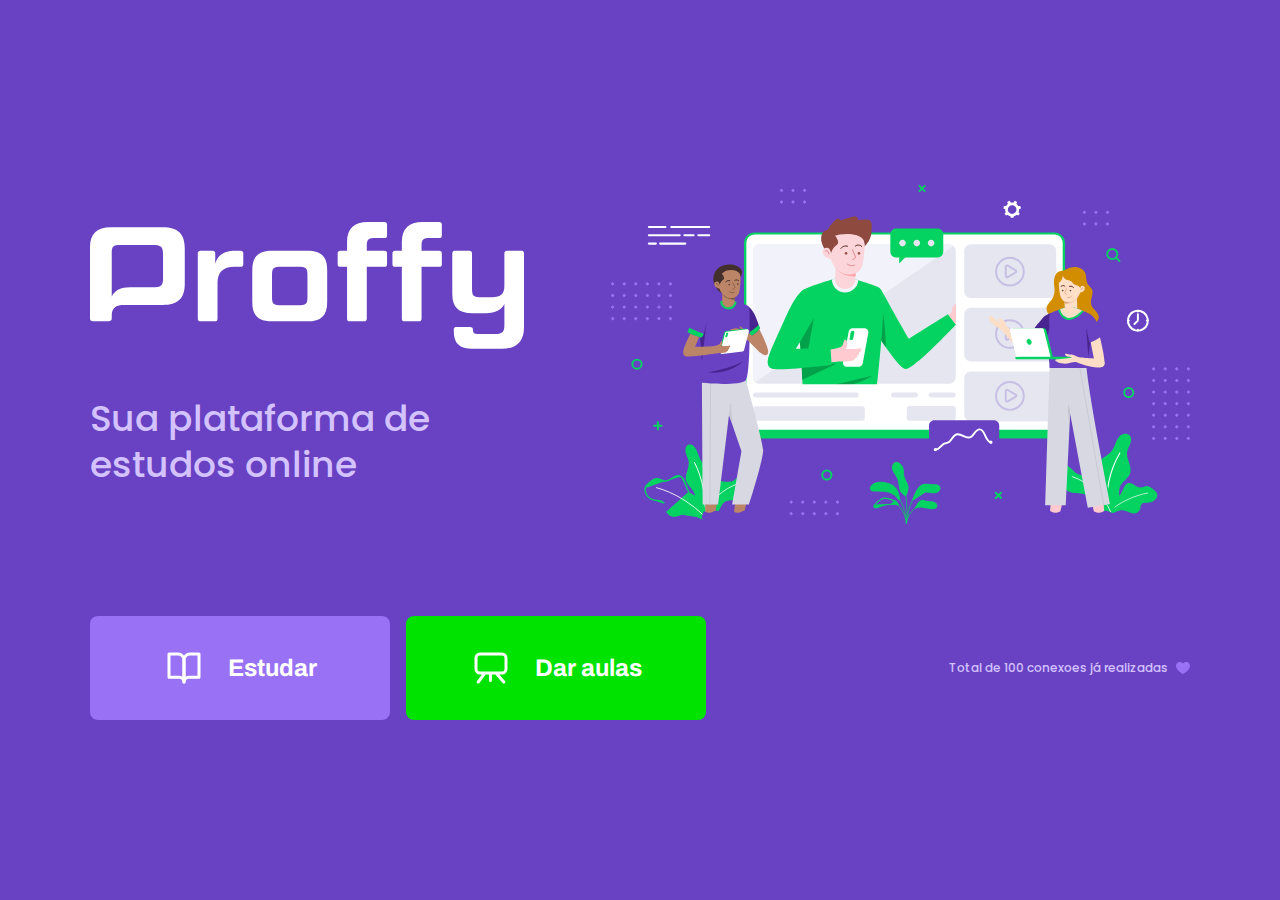
<file: src/views/index.html>
<!-- ISSO É UMA TAG <HTML> -->
        <!-- <head> Configurações do meu documento -->
    <!-- <body> Todo conteudo visivel na pagina, devera vir na tag body -->
        <!-- 
       HTML
        
        HyperText
          Hipertexto
        <a>
        
        Markup
           Marcação
        
        Language
            Linguagem
        -->       
<!DOCTYPE html>
<html lang="pt_br"> <!-- Lang e um atributo -->
<head>
    <meta charset="UTF-8">
    <meta name="viewport" content="width=device-width, initial-scale=1.0">
    <meta name="viewport" content="#8257E5">
    <title>Buba | Desenvolvimento e designe.</title>
    <link rel="shortcut icon" href="images/favicon.png" type="imae/png"> 

    <link rel="stylesheet" href="styles/main.css">
    <link rel="stylesheet" href="styles/partials/page-landing.css">

    <link href="https://fonts.googleapis.com/css2?family=Archivo:wght@400;700&amp;family=Poppins:wght@400;600&amp;display=swap" rel="stylesheet">

</head>
<body id="page-landing">

<div>
   <div id="container">
       <div class="logo-container">
           <img src="images/logo.svg" alt="Proffy">
           <h2>Sua plataforma de estudos online</h2>
       </div>
     <img class="hero-image" src="images/landing.svg" alt="plataforma de estudos">
    <div class="buttons-container">
    <a class="study" href="study.html">
    <img src="images/icons/study.svg" alt="Estudar">
    Estudar
    </a>
    <a class="give-classes" href="give-classes.html">
        <img src="images/icons/give-classes.svg" alt="dar aulas">
        Dar aulas
         </a>

           </div> 
           <p class="total-connections">
            Total de 100 conexoes já realizadas
            <img src="images/icons/purple-heart.svg" 
            alt="coração roxo">
       
           </p>  
</div>
</body>
</html>
</file>
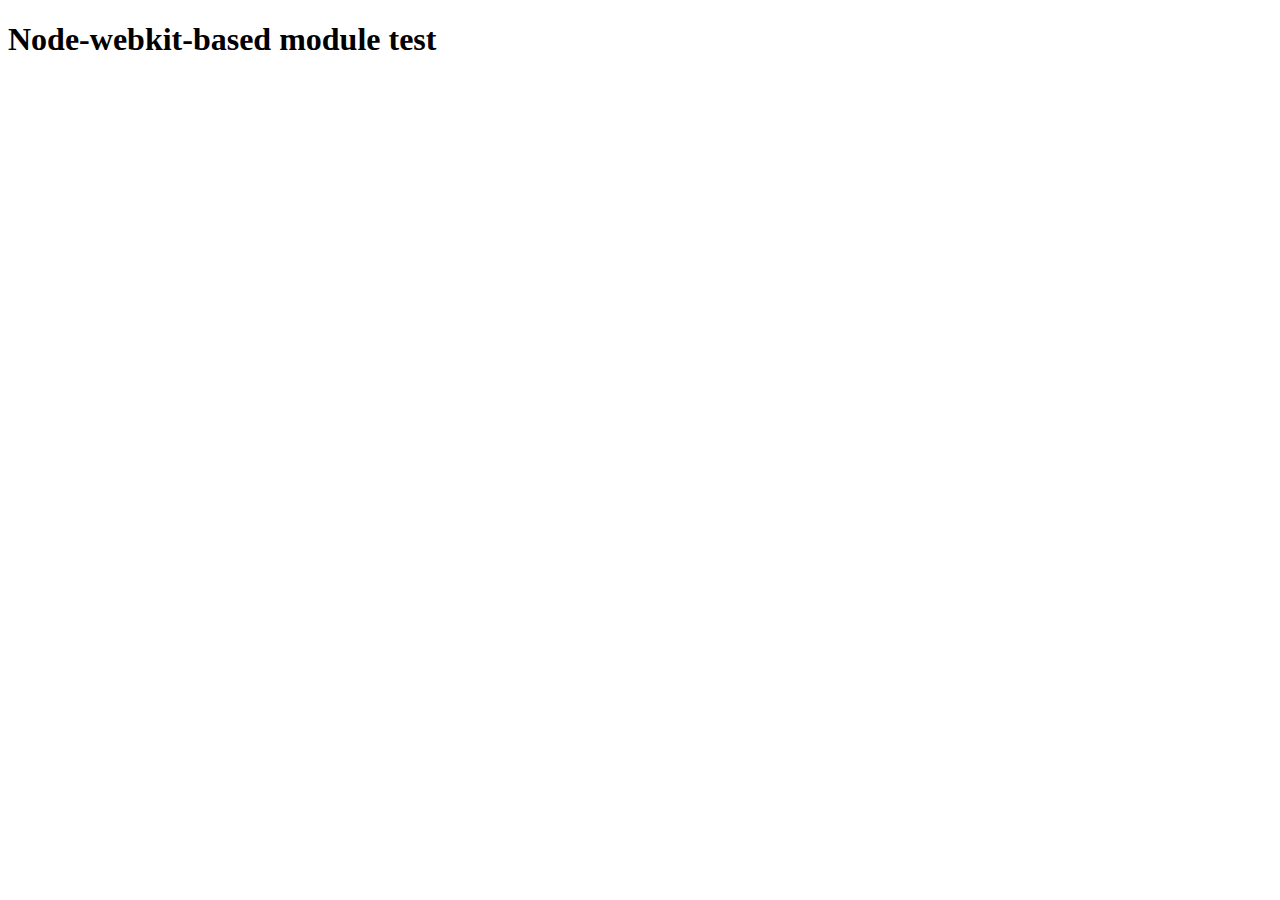
<file: node_modules/node-pre-gyp/lib/util/nw-pre-gyp/index.html>
<!doctype html>
<html>
<head>
<meta charset="utf-8">
<title>Node-webkit-based module test</title>
<script>
function nwModuleTest(){
   var util = require('util');
   var moduleFolder = require('nw.gui').App.argv[0];
   try {
      require(moduleFolder);
   } catch(e) {
      if( process.platform !== 'win32' ){
         util.log('nw-pre-gyp error:');
         util.log(e.stack);
      }
      process.exit(1);
   }
   process.exit(0);
}
</script>
</head>
<body onload="nwModuleTest()">
<h1>Node-webkit-based module test</h1>
</body>
</html>
</file>
<file: src/views/styles/main.css>
/* CSS - Cascading style sheet */
:root {
    /*variaveis CSS*/
    
        --color-background: #F0F0F7;
        --color-primary-lighter: #9871F5;
        --color-primary-light: #916BEA;
        --color-primary: #00e200;
        --color-primary-dark: #774DD6;
        --color-primary-darker: #6842c2;
        --color-secondary: #6842c2;
        --color-secondary-dark: #11af11f6;
        --color-title-in-primary: #FFFFFF;
        --color-text-in-primary: #D4C2FF;
        --color-text-title: #32264D;
        --color-text-complement: #9C98A6;
        --color-text-base: #6A6180;
        --color-line-in-white: #E6E6F0;
        --color-input-background: #F8F8FC;
        --color-button-text: #FFFFFF;
        --color-box-base: #FFFFFF;
        --color-box-footer: #FAFAFC;
        --color-small-info: #C1BCCC;
        font-size: 60%; /* controle das medidas rem */
    }
    

  
  * {
      margin: 0;
      padding: 0;
      box-sizing: border-box ;
  }
  html,
  body {
     Height: 100vh;/* height = altura */
  }

  body {
    background-color: var(--color-background);
    font-size: 60%;
    display: flex;
    align-items: center;
    justify-content: center;
  }
  body,
  input,
  button,
  textarea {
      /*font: 500 1.6rem Poppins;*/
      font-weight: 500;
      font-size: 1.6rem;
      font-family: Poppins;

      color: var(--color-text-base);
  }

  #container {
      width: 90vw; /*width = largura*/
      max-width: 700px;
  }

 @media (min-width: 700px) {
     :root {
         font-size: 62.5%; /* todo 1rem vai ser relativo a 10px*/
     }
 }
</file>
<file: src/views/styles/partials/page-landing.css>
#page-landing {
    background: var(--color-secondary) ;
}

#page-landing #container {
  
     color: var(--color-text-in-primary);

}

.logo-container img {
    height: 10rem;
    margin-bottom: 3.2rem;

}

.logo-container h2 {
    font-weight: 500;
    font-size: 3.6rem;
    line-height: 4.6rem;
    margin-top: 0.8rem;
}

.logo-container {
    text-align: center;
}
.hero-image {
    width: 100%;
}

.buttons-container{
    display: flex;
    justify-content: center;
    margin: 3.2rem 0;

}

.buttons-container a img {

    width: 4rem;
    margin-right: 2.4rem;
}

.buttons-container a {
    width: 30rem;
    height: 10.4rem;

    border-radius: 0.8rem;
    margin-right: 1.6rem;

    font: 700 2.4rem Archivo;

    display: flex;
    align-items: center;
    justify-content: center;

    text-decoration: none;

    transition: background 0.2s;

    color: var(--color-button-text);

}
/*botao a.study*/

.buttons-container a.study {
    background: var(--color-primary-lighter);

}

.buttons-container a.study:hover {
    background: var(--color-primary-light);
}

/*botao a.give-classes*/

.buttons-container a.give-classes {
    background: var(--color-primary);
    margin-right: 0;
}
.buttons-container a.give-classes:hover {
    background: var(--color-secondary-dark);
    
}

.total-connections {
    font-size: 1.8rem;
    align-items: center; 
    display: flex;
    justify-content: center;
}

.total-connections img {
    margin-left: 0.8rem;
}
@media (max-width: 699px) {
    :root {
        font-size: 40%; /* modificar as medias rem*/
    }
    
}
/* configuração responsavel por apresentar o site na web*/
@media (min-width: 1100px) {
    #page-landing #container {
        max-width: 1100px;
        display: grid;
        grid-template-columns: 2fr 1fr 2fr;
        grid-template-rows: 350px 1fr;
        grid-template-areas: "proffy image image"
        "button button texting";
        column-gap: 87px;
        row-gap: 86px;

    }

  
    .logo-container {
        grid-area: proffy;
        text-align: initial;
        align-self: center;
        margin: 0;
    }

    .logo-container img {
        height: 127px;

    }

    .hero-image{
        grid-area: image;
        height: 350px;
    }
    .buttons-container{
        grid-area: button;
        justify-content: flex-start;
        margin: 0;
    }
    .total-connections{
        grid-area: texting;
        justify-self: end;
        font-size: 1.2rem;
    }

}
</file>
